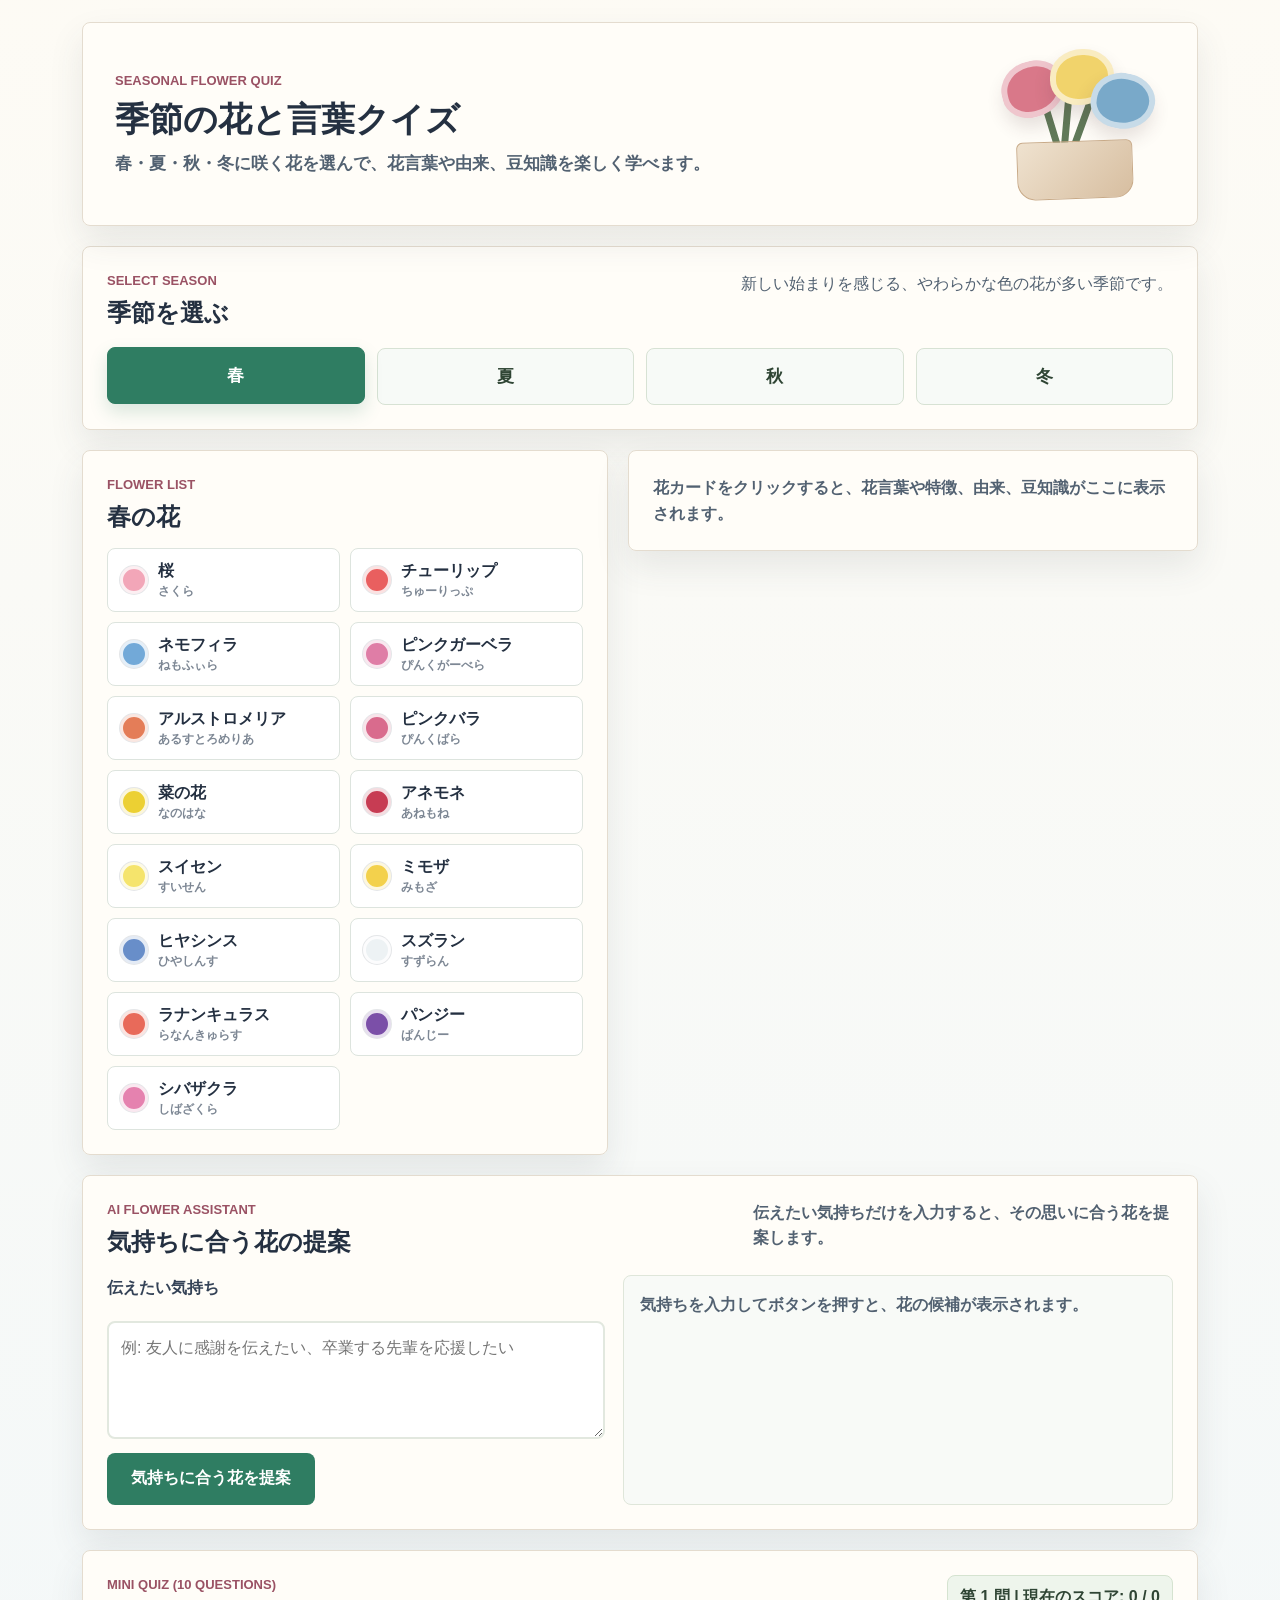
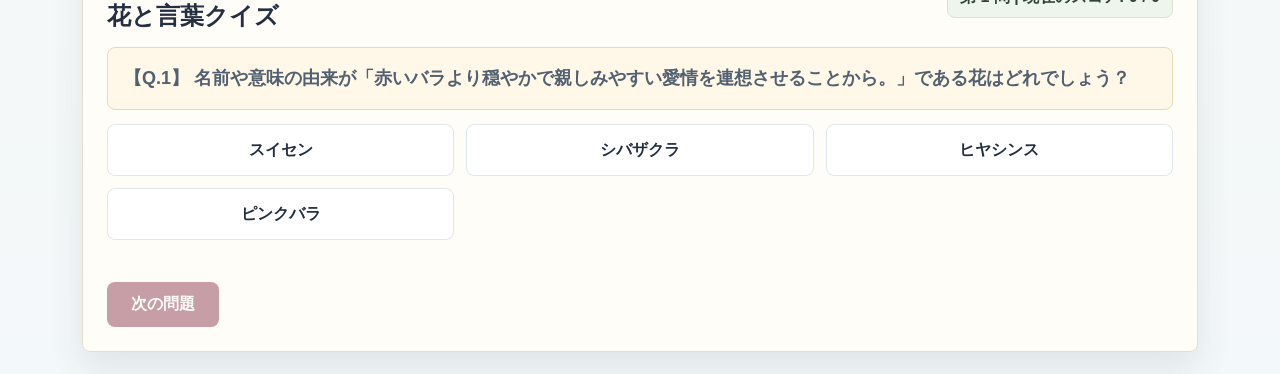
<file: public/bouquet.html>
<!DOCTYPE html>
<html lang="ja">
<head>
    <meta charset="UTF-8">
    <meta name="viewport" content="width=device-width, initial-scale=1.0">
    <title>季節の花と言葉クイズ</title>
    <link rel="stylesheet" href="style.css">
    <link rel="stylesheet" href="bouquet.css">
</head>
<body class="bouquet-page">
    <div class="app-shell">
        <header class="bouquet-header">
            <div class="header-copy">
                <p class="eyebrow">Seasonal Flower Quiz</p>
                <h1>季節の花と言葉クイズ</h1>
                <p class="lead">春・夏・秋・冬に咲く花を選んで、花言葉や由来、豆知識を楽しく学べます。</p>
            </div>
            <div class="bouquet-visual" aria-hidden="true">
                <span class="stem stem-a"></span>
                <span class="stem stem-b"></span>
                <span class="stem stem-c"></span>
                <span class="bloom bloom-a"></span>
                <span class="bloom bloom-b"></span>
                <span class="bloom bloom-c"></span>
                <span class="wrap"></span>
            </div>
        </header>

        <main>
            <section class="season-panel" aria-labelledby="seasonTitle">
                <div class="section-heading">
                    <div>
                        <p class="eyebrow">Select Season</p>
                        <h2 id="seasonTitle">季節を選ぶ</h2>
                    </div>
                    <p id="seasonSummary">春の代表的な花を表示しています。</p>
                </div>
                <div class="season-buttons" role="group" aria-label="季節を選択">
                    <button class="season-btn active" type="button" data-season="spring" aria-pressed="true">春</button>
                    <button class="season-btn" type="button" data-season="summer" aria-pressed="false">夏</button>
                    <button class="season-btn" type="button" data-season="autumn" aria-pressed="false">秋</button>
                    <button class="season-btn" type="button" data-season="winter" aria-pressed="false">冬</button>
                </div>
            </section>

            <section class="learning-grid" aria-live="polite">
                <div class="flower-panel">
                    <div class="section-heading compact">
                        <div>
                            <p class="eyebrow">Flower List</p>
                            <h2 id="flowerListTitle">春の花</h2>
                        </div>
                    </div>
                    <div class="flower-list" id="flowerList"></div>
                </div>

                <article class="detail-panel" id="flowerDetail">
                    <p class="empty-detail">花カードをクリックすると、花言葉や特徴、由来、豆知識がここに表示されます。</p>
                </article>
            </section>

            <section class="ai-panel" aria-labelledby="aiTitle">
                <div class="section-heading">
                    <div>
                        <p class="eyebrow">AI Flower Assistant</p>
                        <h2 id="aiTitle">気持ちに合う花の提案</h2>
                    </div>
                    <p>伝えたい気持ちだけを入力すると、その思いに合う花を提案します。</p>
                </div>

                <div class="ai-grid">
                    <div class="ai-form">
                        <label for="feelingInput">伝えたい気持ち</label>
                        <textarea id="feelingInput" placeholder="例: 友人に感謝を伝えたい、卒業する先輩を応援したい"></textarea>

                        <div class="ai-actions">
                            <button class="btn ai-btn" id="recommendFlowers" type="button">気持ちに合う花を提案</button>
                        </div>
                    </div>

                    <div class="ai-output" id="aiOutput" aria-live="polite">
                        <p class="empty-detail">気持ちを入力してボタンを押すと、花の候補が表示されます。</p>
                    </div>
                </div>
            </section>

            <section class="quiz-panel" id="quizPanel" aria-labelledby="quizTitle">
                <div class="quiz-top">
                    <div>
                        <p class="eyebrow">Mini Quiz (10 Questions)</p>
                        <h2 id="quizTitle">花と言葉クイズ</h2>
                    </div>
                    <div class="score" id="score">第 1 問 | 0 / 0</div>
                </div>
                <p class="quiz-question" id="quizQuestion"></p>
                <div class="quiz-options" id="quizOptions"></div>
                <div class="quiz-feedback" id="quizFeedback" aria-live="polite"></div>
                <button class="btn next-btn" id="nextQuiz" type="button">次の問題</button>
            </section>
        </main>
    </div>

    <script src="bouquet.js" defer></script>
</body>
</html>
</file>
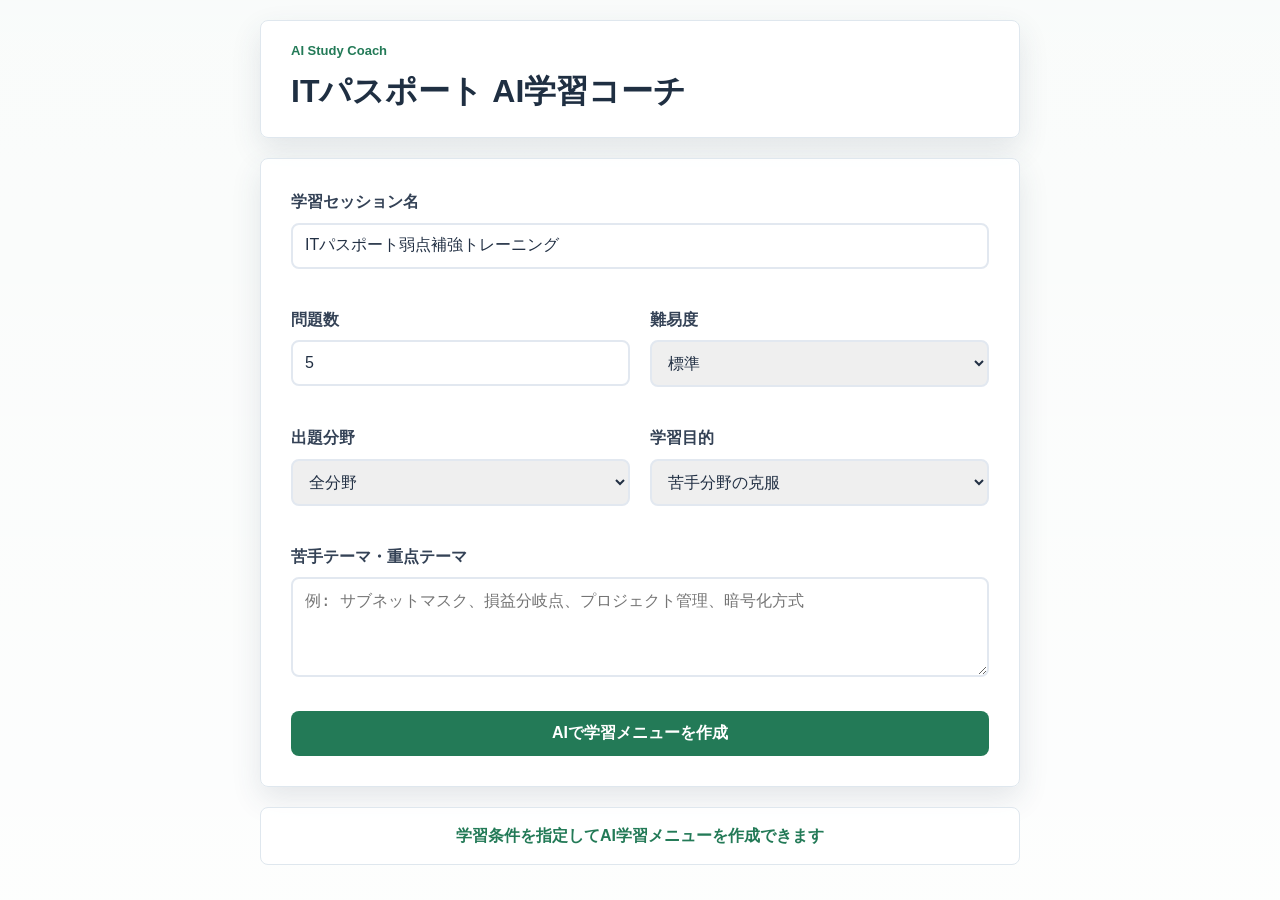
<file: public/quiz.html>
<!DOCTYPE html>
<html lang="ja">
<head>
    <meta charset="UTF-8">
    <meta name="viewport" content="width=device-width, initial-scale=1.0">
    <title>ITパスポート AI学習コーチ</title>
    <link rel="stylesheet" href="style.css">
    <link rel="stylesheet" href="quiz.css">
</head>
<body>
    <div class="container">
        <div class="header">
            <div>
                <p class="eyebrow">AI Study Coach</p>
                <h1>ITパスポート AI学習コーチ</h1>
            </div>
        </div>

        <main class="quiz-container">
            <section class="quiz-setup" id="quizSetup">
                <div class="setup-grid">
                    <div class="form-group span-2">
                        <label for="quizTitle">学習セッション名</label>
                        <input type="text" id="quizTitle" value="ITパスポート弱点補強トレーニング">
                    </div>

                    <div class="form-group">
                        <label for="questionCount">問題数</label>
                        <input type="number" id="questionCount" min="1" max="20" value="5">
                    </div>

                    <div class="form-group">
                        <label for="difficulty">難易度</label>
                        <select id="difficulty">
                            <option value="基礎">基礎</option>
                            <option value="標準" selected>標準</option>
                            <option value="応用">応用</option>
                        </select>
                    </div>

                    <div class="form-group">
                        <label for="domain">出題分野</label>
                        <select id="domain">
                            <option value="全分野">全分野</option>
                            <option value="ストラテジ系">ストラテジ系</option>
                            <option value="マネジメント系">マネジメント系</option>
                            <option value="テクノロジ系">テクノロジ系</option>
                            <option value="情報セキュリティ">情報セキュリティ</option>
                            <option value="ネットワーク">ネットワーク</option>
                            <option value="データベース">データベース</option>
                        </select>
                    </div>

                    <div class="form-group">
                        <label for="goal">学習目的</label>
                        <select id="goal">
                            <option value="試験直前の確認">試験直前の確認</option>
                            <option value="苦手分野の克服" selected>苦手分野の克服</option>
                            <option value="用語理解の強化">用語理解の強化</option>
                            <option value="ひっかけ問題への対策">ひっかけ問題への対策</option>
                        </select>
                    </div>

                    <div class="form-group span-2">
                        <label for="weakAreas">苦手テーマ・重点テーマ</label>
                        <textarea id="weakAreas" placeholder="例: サブネットマスク、損益分岐点、プロジェクト管理、暗号化方式"></textarea>
                    </div>
                </div>

                <button class="btn primary-action" type="button" onclick="generateQuiz()">AIで学習メニューを作成</button>
            </section>

            <section class="quiz-playing" id="quizPlaying">
                <div class="quiz-meta">
                    <div class="quiz-progress" id="quizProgress"></div>
                    <div class="score-chip" id="scoreChip">0問正解</div>
                </div>

                <h2 id="quizTitleDisplay"></h2>
                <div class="question-tags" id="questionTags"></div>
                <div class="question" id="currentQuestion"></div>

                <ul class="selections" id="selections"></ul>

                <div class="answer-feedback" id="answerFeedback">
                    <strong id="feedbackResult"></strong>
                    <p id="feedbackExplanation"></p>
                    <p class="review-point" id="feedbackReview"></p>
                </div>

                <div class="actions">
                    <button class="btn secondary" type="button" onclick="restartQuiz()">条件を変更</button>
                    <button class="btn" id="nextBtn" type="button" onclick="nextQuestion()">次の問題</button>
                    <button class="btn" id="finishBtn" type="button" onclick="showResults()">結果を見る</button>
                </div>
            </section>

            <section class="quiz-results" id="quizResults">
                <h2>学習結果</h2>
                <div class="score" id="finalScore"></div>
                <div class="result-summary" id="resultSummary"></div>
                <div class="review-list" id="reviewList"></div>
                <div class="actions">
                    <button class="btn secondary" type="button" onclick="reviewMistakes()">間違えた問題を復習</button>
                    <button class="btn" type="button" onclick="restartQuiz()">新しい学習メニューを作成</button>
                </div>
            </section>
        </main>

        <div class="status" id="status">Ready</div>
        <div class="loading" id="loading">AIが学習メニューを作成中...</div>
    </div>

    <script>
        let quizData = [];
        let currentQuestionIndex = 0;
        let score = 0;
        let answers = [];
        let reviewOnly = false;

        document.addEventListener('DOMContentLoaded', updateStatus);

        function updateStatus() {
            const statusEl = document.getElementById('status');
            statusEl.textContent = '学習条件を指定してAI学習メニューを作成できます';
            statusEl.style.color = '#237a57';
        }

        async function generateQuiz() {
            const title = document.getElementById('quizTitle').value.trim();
            const count = Number.parseInt(document.getElementById('questionCount').value, 10);
            const domain = document.getElementById('domain').value;
            const difficulty = document.getElementById('difficulty').value;
            const goal = document.getElementById('goal').value;
            const weakAreas = document.getElementById('weakAreas').value.trim() || '指定なし';

            if (!title || !Number.isInteger(count) || count < 1 || count > 20) {
                alert('セッション名と問題数を正しく入力してください。問題数は1から20までです。');
                return;
            }

            setLoading(true);

            try {
                const response = await fetch('/api/', {
                    method: 'POST',
                    headers: {
                        'Content-Type': 'application/json'
                    },
                    body: JSON.stringify({ promptKey: 'itPassport', title, count, domain, difficulty, goal, weakAreas })
                });

                const data = await response.json();
                if (!response.ok) {
                    throw new Error(data.error || 'API error');
                }

                quizData = normalizeQuizData(data.data);
                if (quizData.length === 0) {
                    throw new Error('クイズデータが空です');
                }

                currentQuestionIndex = 0;
                score = 0;
                answers = [];
                reviewOnly = false;
                document.getElementById('quizTitleDisplay').textContent = data.title;
                startQuiz();
            } catch (error) {
                console.error('Error:', error);
                alert('学習メニューの作成に失敗しました: ' + error.message);
            } finally {
                setLoading(false);
            }
        }

        function normalizeQuizData(items) {
            if (!Array.isArray(items)) return [];

            return items
                .filter(item => item && Array.isArray(item.selections))
                .map(item => ({
                    category: item.category || 'ITパスポート',
                    topic: item.topic || '総合問題',
                    difficulty: item.difficulty || document.getElementById('difficulty').value,
                    question: item.question || '',
                    selections: item.selections.slice(0, 4),
                    answer: Number(item.answer),
                    explanation: item.explanation || '解説は生成されませんでした。',
                    reviewPoint: item.reviewPoint || '関連用語を確認しておきましょう。',
                    selected: null,
                    isCorrect: false
                }))
                .filter(item => item.question && item.selections.length === 4 && Number.isInteger(item.answer) && item.answer >= 0 && item.answer < 4);
        }

        function setLoading(isLoading) {
            document.getElementById('loading').classList.toggle('show', isLoading);
            document.querySelector('.primary-action').disabled = isLoading;
        }

        function startQuiz() {
            document.getElementById('quizSetup').style.display = 'none';
            document.getElementById('quizPlaying').style.display = 'block';
            document.getElementById('quizResults').style.display = 'none';
            showQuestion();
        }

        function showQuestion() {
            if (currentQuestionIndex >= quizData.length) {
                showResults();
                return;
            }

            const question = quizData[currentQuestionIndex];
            const answered = question.selected !== null;

            document.getElementById('quizProgress').textContent = `問題 ${currentQuestionIndex + 1} / ${quizData.length}`;
            document.getElementById('scoreChip').textContent = `${score}問正解`;
            document.getElementById('currentQuestion').textContent = question.question;
            document.getElementById('questionTags').innerHTML = `
                <span>${escapeHtml(question.category)}</span>
                <span>${escapeHtml(question.topic)}</span>
                <span>${escapeHtml(question.difficulty)}</span>
            `;

            const selectionsEl = document.getElementById('selections');
            selectionsEl.innerHTML = '';

            question.selections.forEach((selection, index) => {
                const li = document.createElement('li');
                li.className = 'selection-item';
                li.textContent = selection;
                li.onclick = answered ? null : () => selectAnswer(index);

                if (answered && index === question.answer) {
                    li.classList.add('correct');
                } else if (answered && index === question.selected && !question.isCorrect) {
                    li.classList.add('incorrect');
                }

                selectionsEl.appendChild(li);
            });

            showFeedback(answered);
            document.getElementById('nextBtn').style.display = answered && currentQuestionIndex < quizData.length - 1 ? 'inline-block' : 'none';
            document.getElementById('finishBtn').style.display = answered && currentQuestionIndex === quizData.length - 1 ? 'inline-block' : 'none';
        }

        function selectAnswer(index) {
            const question = quizData[currentQuestionIndex];
            if (question.selected !== null) return;

            question.selected = index;
            question.isCorrect = index === question.answer;
            answers[currentQuestionIndex] = {
                selected: index,
                isCorrect: question.isCorrect
            };

            if (question.isCorrect) score++;
            showQuestion();
        }

        function showFeedback(visible) {
            const feedback = document.getElementById('answerFeedback');
            if (!visible) {
                feedback.style.display = 'none';
                return;
            }

            const question = quizData[currentQuestionIndex];
            feedback.style.display = 'block';
            feedback.className = `answer-feedback ${question.isCorrect ? 'correct' : 'incorrect'}`;
            document.getElementById('feedbackResult').textContent = question.isCorrect
                ? '正解'
                : `不正解。正解は「${question.selections[question.answer]}」です。`;
            document.getElementById('feedbackExplanation').textContent = question.explanation;
            document.getElementById('feedbackReview').textContent = question.reviewPoint;
        }

        function nextQuestion() {
            currentQuestionIndex++;
            showQuestion();
        }

        function showResults() {
            document.getElementById('quizPlaying').style.display = 'none';
            document.getElementById('quizResults').style.display = 'block';

            const percentage = Math.round((score / quizData.length) * 100);
            document.getElementById('finalScore').textContent = `${score} / ${quizData.length} 問正解 (${percentage}%)`;
            document.getElementById('resultSummary').textContent = buildResultMessage(percentage);
            renderReviewList();
        }

        function buildResultMessage(percentage) {
            if (percentage >= 80) return '理解はかなり安定しています。間違えた論点だけ短時間で確認しましょう。';
            if (percentage >= 60) return '合格ラインに近い理解です。解説と復習ポイントを使って弱点を埋めましょう。';
            return '基礎の確認が必要です。まずは間違えた問題の用語と考え方を整理しましょう。';
        }

        function renderReviewList() {
            const list = document.getElementById('reviewList');
            const missed = quizData.filter(item => !item.isCorrect);

            if (missed.length === 0) {
                list.innerHTML = '<p class="empty-review">間違えた問題はありません。</p>';
                return;
            }

            list.innerHTML = missed.map(item => `
                <article class="review-item">
                    <div class="review-heading">${escapeHtml(item.category)} / ${escapeHtml(item.topic)}</div>
                    <p>${escapeHtml(item.question)}</p>
                    <strong>${escapeHtml(item.selections[item.answer])}</strong>
                    <span>${escapeHtml(item.reviewPoint)}</span>
                </article>
            `).join('');
        }

        function reviewMistakes() {
            const missed = quizData.filter(item => !item.isCorrect);
            if (missed.length === 0) return;

            quizData = missed.map(item => ({
                ...item,
                selected: null,
                isCorrect: false
            }));
            currentQuestionIndex = 0;
            score = 0;
            answers = [];
            reviewOnly = true;
            document.getElementById('quizTitleDisplay').textContent = '間違えた問題の復習';
            startQuiz();
        }

        function restartQuiz() {
            document.getElementById('quizPlaying').style.display = 'none';
            document.getElementById('quizResults').style.display = 'none';
            document.getElementById('quizSetup').style.display = 'block';
            if (!reviewOnly) {
                quizData = [];
            }
            currentQuestionIndex = 0;
            score = 0;
            answers = [];
            reviewOnly = false;
        }

        function escapeHtml(value) {
            return String(value)
                .replace(/&/g, '&amp;')
                .replace(/</g, '&lt;')
                .replace(/>/g, '&gt;')
                .replace(/"/g, '&quot;')
                .replace(/'/g, '&#039;');
        }
    </script>
</body>
</html>
</file>
<file: public/style.css>
* {
    margin: 0;
    padding: 0;
    box-sizing: border-box;
}

body {
    font-family: 'Segoe UI', Tahoma, Geneva, Verdana, sans-serif;
    line-height: 1.6;
    color: #223044;
    background:
        linear-gradient(180deg, rgba(255, 255, 255, 0.84), rgba(255, 255, 255, 0.94)),
        #dce9e3;
    min-height: 100vh;
}

.container {
    max-width: 800px;
    margin: 0 auto;
    padding: 20px;
}

.header {
    display: flex;
    justify-content: space-between;
    align-items: center;
    background: rgba(255, 255, 255, 0.96);
    padding: 20px 30px;
    border-radius: 8px;
    margin-bottom: 20px;
    box-shadow: 0 12px 30px rgba(47, 68, 88, 0.12);
    border: 1px solid #dfe7ee;
}

.header h1 {
    color: #1f2f42;
    font-size: 2rem;
    font-weight: 700;
    letter-spacing: 0;
}

.settings-icon {
    font-size: 1.5rem;
    cursor: pointer;
    padding: 10px;
    border-radius: 50%;
    transition: background-color 0.3s ease;
}

.settings-icon:hover {
    background-color: rgba(0, 0, 0, 0.1);
}

.accordion {
    background: rgba(255, 255, 255, 0.95);
    border-radius: 8px;
    margin-bottom: 20px;
    overflow: hidden;
    max-height: 0;
    transition: max-height 0.3s ease;
    box-shadow: 0 12px 30px rgba(47, 68, 88, 0.12);
    border: 1px solid #dfe7ee;
}

.accordion.open {
    max-height: 800px;
}

.accordion-content {
    padding: 30px;
}

.form-group {
    margin-bottom: 20px;
}

.form-group label {
    display: block;
    margin-bottom: 8px;
    font-weight: 600;
    color: #344256;
}

.form-group input,
.form-group select,
.form-group textarea {
    width: 100%;
    padding: 12px;
    border: 2px solid #e2e8f0;
    border-radius: 8px;
    font-size: 16px;
    transition: border-color 0.3s ease;
    color: #223044;
}

.form-group input:focus,
.form-group select:focus,
.form-group textarea:focus {
    outline: none;
    border-color: #2f9b6f;
}

.form-group textarea {
    resize: vertical;
    min-height: 100px;
}

.form-row {
    display: flex;
    gap: 20px;
    align-items: flex-end;
}

.form-row .form-group {
    flex: 1;
}

.btn {
    background: #237a57;
    color: white;
    border: none;
    padding: 12px 24px;
    border-radius: 8px;
    font-size: 16px;
    font-weight: 600;
    cursor: pointer;
    transition: background 0.2s ease, transform 0.2s ease, box-shadow 0.2s ease;
}

.btn:hover {
    background: #1d684a;
    transform: translateY(-2px);
    box-shadow: 0 4px 12px rgba(35, 122, 87, 0.26);
}

.btn:active {
    transform: translateY(0);
}

.quiz-container {
    background: rgba(255, 255, 255, 0.95);
    padding: 30px;
    border-radius: 8px;
    box-shadow: 0 12px 30px rgba(47, 68, 88, 0.12);
    border: 1px solid #dfe7ee;
    margin-bottom: 20px;
}

.status {
    text-align: center;
    padding: 15px;
    background: rgba(255, 255, 255, 0.92);
    border-radius: 8px;
    font-weight: 600;
    margin-top: 20px;
    border: 1px solid #dfe7ee;
}

.loading {
    display: none;
    text-align: center;
    padding: 20px;
    font-size: 18px;
    font-weight: 600;
    color: #237a57;
    background: rgba(255, 255, 255, 0.94);
    border-radius: 8px;
    margin-top: 20px;
    border: 1px solid #dfe7ee;
}

.loading.show {
    display: block;
}

@media (max-width: 768px) {
    .container {
        padding: 10px;
    }
    
    .header {
        padding: 15px 20px;
    }
    
    .header h1 {
        font-size: 1.5rem;
    }
    
    .accordion-content {
        padding: 20px;
    }
    
    .quiz-container {
        padding: 20px;
    }
    
    .form-row {
        flex-direction: column;
        gap: 0;
    }
}
</file>
<file: public/bouquet.css>
.bouquet-page {
    background:
        linear-gradient(180deg, rgba(255, 252, 246, 0.92), rgba(243, 248, 250, 0.96)),
        #e8efe6;
}

.app-shell {
    margin: 0 auto;
    max-width: 1160px;
    padding: 22px;
}

.bouquet-header,
.season-panel,
.flower-panel,
.detail-panel,
.ai-panel,
.quiz-panel {
    background: rgba(255, 253, 248, 0.97);
    border: 1px solid #e4dccf;
    border-radius: 8px;
    box-shadow: 0 16px 34px rgba(55, 66, 74, 0.1);
}

.bouquet-header {
    align-items: center;
    display: flex;
    gap: 24px;
    justify-content: space-between;
    min-height: 188px;
    overflow: hidden;
    padding: 26px 32px;
    position: relative;
}

.header-copy {
    max-width: 710px;
}

.eyebrow {
    color: #9a5264;
    font-size: 13px;
    font-weight: 800;
    letter-spacing: 0;
    margin-bottom: 6px;
    text-transform: uppercase;
}

.bouquet-header h1,
.section-heading h2,
.detail-panel h2,
.quiz-panel h2 {
    color: #243041;
    letter-spacing: 0;
    line-height: 1.25;
}

.bouquet-header h1 {
    font-size: 34px;
    margin-bottom: 10px;
}

.lead,
#seasonSummary,
.empty-detail,
.detail-top p,
.detail-list dd,
.quiz-question,
.quiz-feedback {
    color: #526171;
}

.lead {
    font-size: 17px;
    font-weight: 700;
}

.bouquet-visual {
    flex: 0 0 220px;
    height: 150px;
    position: relative;
    width: 220px;
}

.stem {
    background: #617a59;
    border-radius: 999px;
    bottom: 20px;
    display: block;
    height: 112px;
    position: absolute;
    width: 7px;
}

.stem-a {
    left: 102px;
    transform: rotate(-17deg);
}

.stem-b {
    left: 118px;
    transform: rotate(5deg);
}

.stem-c {
    left: 134px;
    transform: rotate(20deg);
}

.bloom {
    border: 6px solid rgba(255, 255, 255, 0.58);
    border-radius: 52% 48% 55% 45%;
    box-shadow: 0 10px 18px rgba(79, 48, 57, 0.14);
    display: block;
    height: 56px;
    position: absolute;
    width: 64px;
}

.bloom-a {
    background: #d97889;
    left: 56px;
    top: 12px;
    transform: rotate(-14deg);
}

.bloom-b {
    background: #f1d36b;
    left: 105px;
    top: 0;
}

.bloom-c {
    background: #79a9c9;
    left: 146px;
    top: 24px;
    transform: rotate(12deg);
}

.wrap {
    background: linear-gradient(135deg, #efe2cf 0%, #d7bea0 100%);
    border: 1px solid #c8aa88;
    border-radius: 6px 6px 18px 18px;
    bottom: 0;
    display: block;
    height: 58px;
    left: 72px;
    position: absolute;
    transform: rotate(-2deg);
    width: 116px;
}

main {
    display: grid;
    gap: 20px;
    margin-top: 20px;
}

.season-panel,
.ai-panel,
.quiz-panel {
    padding: 24px;
}

.section-heading,
.quiz-top {
    align-items: flex-start;
    display: flex;
    gap: 16px;
    justify-content: space-between;
}

.section-heading.compact {
    margin-bottom: 16px;
}

.section-heading h2,
.quiz-panel h2 {
    font-size: 24px;
}

.season-buttons {
    display: grid;
    gap: 12px;
    grid-template-columns: repeat(4, minmax(0, 1fr));
    margin-top: 20px;
}

.season-btn,
.flower-card,
.quiz-option {
    border-radius: 8px;
    cursor: pointer;
    font: inherit;
    letter-spacing: 0;
    transition: border-color 0.2s ease, box-shadow 0.2s ease, transform 0.2s ease, background 0.2s ease;
}

.season-btn {
    background: #f7faf7;
    border: 1px solid #d7e2d4;
    color: #2f4534;
    font-size: 17px;
    font-weight: 800;
    padding: 14px 18px;
}

.season-btn:hover,
.season-btn.active {
    background: #2f7d62;
    border-color: #2f7d62;
    box-shadow: 0 8px 18px rgba(47, 125, 98, 0.18);
    color: #ffffff;
    transform: translateY(-1px);
}

.learning-grid {
    display: grid;
    gap: 20px;
    grid-template-columns: minmax(0, 0.96fr) minmax(340px, 1.04fr);
}

.flower-panel,
.detail-panel {
    padding: 24px;
}

.flower-panel {
    min-height: 420px;
}

.flower-list {
    display: grid;
    gap: 10px;
    grid-template-columns: repeat(2, minmax(0, 1fr));
}

.flower-card {
    align-items: center;
    background: #ffffff;
    border: 1px solid #dde4de;
    display: grid;
    gap: 3px 10px;
    grid-template-columns: auto 1fr;
    min-width: 0;
    padding: 12px;
    text-align: left;
}

.flower-card:hover,
.flower-card.selected {
    border-color: var(--flower-color);
    box-shadow: 0 10px 20px rgba(62, 72, 84, 0.1);
    transform: translateY(-1px);
}

.flower-dot {
    background: var(--flower-color);
    border: 3px solid rgba(255, 255, 255, 0.82);
    border-radius: 50%;
    box-shadow: 0 0 0 1px rgba(36, 48, 65, 0.12);
    grid-row: 1 / 3;
    height: 28px;
    width: 28px;
}

.flower-name {
    color: #243041;
    font-size: 16px;
    font-weight: 800;
    line-height: 1.25;
}

.flower-reading {
    color: #7d8794;
    font-size: 12px;
    font-weight: 700;
    line-height: 1.25;
}

.detail-panel {
    align-self: start;
    display: flex;
    flex-direction: column;
    justify-content: flex-start;
}

.empty-detail {
    font-weight: 700;
}

.detail-top {
    align-items: center;
    border-bottom: 1px solid #e7ded3;
    display: flex;
    gap: 12px;
    padding-bottom: 12px;
}

.detail-mark {
    background: var(--flower-color);
    border: 6px solid rgba(255, 255, 255, 0.72);
    border-radius: 45% 55% 50% 50%;
    box-shadow: 0 8px 20px rgba(62, 72, 84, 0.14);
    flex: 0 0 auto;
    height: 56px;
    width: 56px;
}

.detail-panel h2 {
    font-size: 26px;
    margin-bottom: 2px;
}

.detail-list {
    display: grid;
    gap: 8px;
    margin: 12px 0 14px;
}

.detail-list div {
    background: #f8faf7;
    border: 1px solid #dfe6da;
    border-radius: 8px;
    padding: 10px 12px;
}

.detail-list dt {
    color: #5b4b3b;
    font-size: 13px;
    font-weight: 800;
    margin-bottom: 3px;
}

.detail-list dd {
    font-weight: 700;
    line-height: 1.5;
}

.search-link {
    align-self: flex-start;
    background: #243041;
    border-radius: 8px;
    color: #ffffff;
    display: inline-flex;
    font-weight: 800;
    padding: 10px 14px;
    text-decoration: none;
}

.search-link:hover {
    background: #3a4c61;
}

.ai-panel .section-heading > p {
    color: #526171;
    font-weight: 700;
    max-width: 420px;
}

.ai-grid {
    display: grid;
    gap: 18px;
    grid-template-columns: minmax(0, 0.95fr) minmax(320px, 1.05fr);
    margin-top: 18px;
}

.ai-form {
    display: grid;
    gap: 14px;
}

.ai-form label {
    color: #344256;
    display: grid;
    font-weight: 800;
    gap: 8px;
}

.ai-form textarea,
.ai-form select {
    background: #ffffff;
    border: 2px solid #e2e8df;
    border-radius: 8px;
    color: #223044;
    font: inherit;
    min-width: 0;
    padding: 12px;
    width: 100%;
}

.ai-form textarea {
    min-height: 112px;
    resize: vertical;
}

.ai-form textarea:focus,
.ai-form select:focus {
    border-color: #2f7d62;
    outline: none;
}

.ai-controls {
    display: grid;
    gap: 12px;
    grid-template-columns: repeat(2, minmax(0, 1fr));
}

.ai-actions {
    display: flex;
    flex-wrap: wrap;
    gap: 10px;
}

.ai-btn {
    background: #2f7d62;
}

.ai-btn:hover:not(:disabled) {
    background: #27664f;
}

.secondary-ai {
    background: #243041;
}

.secondary-ai:hover:not(:disabled) {
    background: #3a4c61;
    box-shadow: 0 4px 12px rgba(36, 48, 65, 0.2);
}

.ai-btn:disabled {
    cursor: wait;
    opacity: 0.62;
    transform: none;
}

.ai-output {
    background: #f8faf7;
    border: 1px solid #dfe6da;
    border-radius: 8px;
    min-height: 230px;
    padding: 16px;
}

.ai-output.loading-ai {
    align-items: center;
    color: #2f7d62;
    display: flex;
    font-weight: 800;
}

.ai-result-list {
    display: grid;
    gap: 12px;
}

.fallback-note {
    background: #eef5ec;
    border: 1px solid #d5e3d0;
    border-radius: 8px;
    color: #2f4534;
    font-weight: 800;
    margin-bottom: 12px;
    padding: 10px 12px;
}

.ai-result-card {
    background: #ffffff;
    border: 1px solid #dfe7ee;
    border-radius: 8px;
    padding: 14px;
}

.ai-result-card h3 {
    color: #243041;
    font-size: 18px;
    line-height: 1.3;
    margin-bottom: 8px;
}

.ai-result-card p {
    color: #526171;
    font-weight: 700;
    line-height: 1.55;
    margin-bottom: 8px;
}

.ai-result-card p:last-child {
    margin-bottom: 0;
}

.ai-result-card strong {
    color: #344256;
}

.message-text {
    background: #fff7e7;
    border: 1px solid #ead9b6;
    border-radius: 8px;
    color: #3c2f21;
    font-size: 17px;
    padding: 12px;
}

.quiz-top {
    margin-bottom: 16px;
}

.score {
    background: #eef5ec;
    border: 1px solid #d5e3d0;
    border-radius: 8px;
    color: #2f4534;
    font-weight: 800;
    min-width: 78px;
    padding: 8px 12px;
    text-align: center;
}

.quiz-question {
    background: #fff7e7;
    border: 1px solid #ead9b6;
    border-radius: 8px;
    font-size: 18px;
    font-weight: 800;
    padding: 16px;
}

.quiz-options {
    display: grid;
    gap: 12px;
    grid-template-columns: repeat(3, minmax(0, 1fr));
    margin-top: 14px;
}

.quiz-option {
    background: #ffffff;
    border: 1px solid #dfe7ee;
    color: #243041;
    font-weight: 800;
    min-height: 52px;
    padding: 12px;
}

.quiz-option:hover:not(:disabled) {
    border-color: #2f7d62;
    box-shadow: 0 8px 18px rgba(47, 125, 98, 0.14);
}

.quiz-option.correct {
    background: #e6f4ec;
    border-color: #2f7d62;
    color: #1f5f49;
}

.quiz-option.wrong {
    background: #fae9ea;
    border-color: #c95f5f;
    color: #8b3338;
}

.quiz-feedback {
    font-weight: 800;
    min-height: 30px;
    padding-top: 12px;
}

.quiz-feedback.good {
    color: #24704e;
}

.quiz-feedback.miss {
    color: #9a5264;
}

.next-btn {
    background: #9a5264;
    margin-top: 12px;
}

.next-btn:hover:not(:disabled) {
    background: #7f4050;
    box-shadow: 0 4px 12px rgba(154, 82, 100, 0.24);
}

.next-btn:disabled {
    cursor: not-allowed;
    opacity: 0.55;
    transform: none;
}

.quiz-panel.finished .next-btn {
    display: none;
}

.result-box {
    background: #f8faf7;
    border: 1px solid #dfe6da;
    border-radius: 8px;
    color: #243041;
    display: grid;
    gap: 10px;
    justify-items: start;
    padding: 18px;
}

.result-box p {
    margin: 0;
}

.result-score {
    color: #2f4534;
    font-size: 32px;
    font-weight: 800;
    line-height: 1;
}

.result-rank {
    color: #526171;
}

.restart-btn {
    background: #2f7d62;
    margin-top: 4px;
}

.restart-btn:hover {
    background: #27664f;
    box-shadow: 0 4px 12px rgba(47, 125, 98, 0.22);
}

@media (max-width: 880px) {
    .bouquet-header,
    .section-heading,
    .quiz-top {
        align-items: flex-start;
        flex-direction: column;
    }

    .bouquet-visual {
        align-self: center;
    }

    .learning-grid,
    .ai-grid,
    .quiz-options {
        grid-template-columns: 1fr;
    }

    .ai-controls {
        grid-template-columns: 1fr;
    }
}

@media (max-width: 640px) {
    .app-shell {
        padding: 12px;
    }

    .bouquet-header,
    .season-panel,
    .flower-panel,
    .detail-panel,
    .ai-panel,
    .quiz-panel {
        padding: 18px;
    }

    .bouquet-header h1 {
        font-size: 27px;
    }

    .lead,
    .quiz-question {
        font-size: 16px;
    }

    .season-buttons {
        grid-template-columns: repeat(2, minmax(0, 1fr));
    }

    .flower-panel,
    .detail-panel {
        min-height: auto;
    }

    .flower-list {
        grid-template-columns: 1fr;
    }

    .detail-top {
        align-items: flex-start;
    }

    .detail-mark {
        height: 54px;
        width: 54px;
    }
}
</file>
<file: public/quiz.css>
.eyebrow {
    color: #237a57;
    font-size: 13px;
    font-weight: 700;
    letter-spacing: 0;
    margin-bottom: 4px;
}

.quiz-setup {
    display: block;
}

.quiz-playing,
.quiz-results {
    display: none;
}

.setup-grid {
    display: grid;
    grid-template-columns: repeat(2, minmax(0, 1fr));
    gap: 18px 20px;
}

.span-2 {
    grid-column: 1 / -1;
}

.primary-action {
    width: 100%;
    margin-top: 6px;
}

.primary-action:disabled {
    cursor: wait;
    opacity: 0.65;
    transform: none;
}

.quiz-meta {
    align-items: center;
    display: flex;
    justify-content: space-between;
    gap: 12px;
    margin-bottom: 18px;
}

.quiz-progress {
    color: #237a57;
    font-size: 16px;
    font-weight: 700;
}

.score-chip {
    background: #e8f5ef;
    border: 1px solid #bee3d0;
    border-radius: 999px;
    color: #1f6b4c;
    font-size: 14px;
    font-weight: 700;
    padding: 6px 12px;
    white-space: nowrap;
}

.question-tags {
    display: flex;
    flex-wrap: wrap;
    gap: 8px;
    margin-bottom: 14px;
}

.question-tags span {
    background: #f1f5f9;
    border: 1px solid #d8e0ea;
    border-radius: 999px;
    color: #455468;
    font-size: 13px;
    font-weight: 700;
    padding: 5px 10px;
}

.question {
    color: #223044;
    font-size: 20px;
    font-weight: 700;
    line-height: 1.5;
    margin-bottom: 24px;
}

.selections {
    list-style: none;
    margin-bottom: 24px;
}

.selection-item {
    background: #f8fafc;
    border: 2px solid #dde5ee;
    border-radius: 8px;
    color: #243244;
    cursor: pointer;
    font-size: 16px;
    line-height: 1.45;
    margin-bottom: 12px;
    min-height: 52px;
    padding: 14px 18px;
    transition: background 0.2s ease, border-color 0.2s ease, transform 0.2s ease;
}

.selection-item:hover {
    background: #eef6f3;
    border-color: #8bc6aa;
    transform: translateY(-1px);
}

.selection-item:active {
    transform: translateY(0);
}

.selection-item.correct {
    background: #dcf7e8;
    border-color: #42a66e;
    color: #16492f;
    cursor: default;
}

.selection-item.incorrect {
    background: #fde6e6;
    border-color: #d85a5a;
    color: #7d2525;
    cursor: default;
}

.selection-item.correct:hover,
.selection-item.incorrect:hover {
    transform: none;
}

.answer-feedback {
    border-radius: 8px;
    display: none;
    margin-bottom: 20px;
    padding: 16px 18px;
}

.answer-feedback strong {
    display: block;
    font-size: 17px;
    margin-bottom: 8px;
}

.answer-feedback p {
    margin: 0 0 8px;
}

.answer-feedback p:last-child {
    margin-bottom: 0;
}

.answer-feedback.correct {
    background: #e8f7ee;
    border: 2px solid #42a66e;
    color: #16492f;
}

.answer-feedback.incorrect {
    background: #fff0f0;
    border: 2px solid #d85a5a;
    color: #762727;
}

.review-point {
    font-weight: 700;
}

.actions {
    display: flex;
    flex-wrap: wrap;
    gap: 12px;
    justify-content: flex-end;
}

.btn.secondary {
    background: #eef2f6;
    color: #2d3b4f;
}

.btn.secondary:hover {
    box-shadow: 0 4px 12px rgba(71, 85, 105, 0.18);
}

.score {
    background: #f1f8f4;
    border: 1px solid #c9e7d5;
    border-radius: 8px;
    color: #16492f;
    font-size: 26px;
    font-weight: 800;
    margin: 18px 0;
    padding: 20px;
    text-align: center;
}

.result-summary {
    color: #344256;
    font-size: 16px;
    font-weight: 700;
    margin-bottom: 18px;
    text-align: center;
}

.review-list {
    display: grid;
    gap: 12px;
    margin-bottom: 22px;
}

.review-item {
    background: #f8fafc;
    border: 1px solid #dde5ee;
    border-radius: 8px;
    padding: 14px 16px;
}

.review-heading {
    color: #237a57;
    font-size: 13px;
    font-weight: 800;
    margin-bottom: 8px;
}

.review-item p {
    color: #223044;
    margin-bottom: 8px;
}

.review-item strong {
    color: #16492f;
    display: block;
    margin-bottom: 6px;
}

.review-item span {
    color: #526174;
    display: block;
}

.empty-review {
    background: #f1f8f4;
    border-radius: 8px;
    color: #237a57;
    font-weight: 700;
    padding: 16px;
    text-align: center;
}

#quizTitleDisplay {
    color: #223044;
    font-size: 24px;
    line-height: 1.35;
    margin-bottom: 16px;
    text-align: center;
}

#nextBtn,
#finishBtn {
    display: none;
}

@media (max-width: 768px) {
    .setup-grid {
        grid-template-columns: 1fr;
    }

    .span-2 {
        grid-column: auto;
    }

    .quiz-meta {
        align-items: flex-start;
        flex-direction: column;
    }

    .question {
        font-size: 18px;
    }

    .selection-item {
        font-size: 15px;
        padding: 12px 14px;
    }

    .score {
        font-size: 22px;
    }

    #quizTitleDisplay {
        font-size: 20px;
    }

    .actions {
        flex-direction: column-reverse;
    }

    .actions .btn {
        width: 100%;
    }
}
</file>
